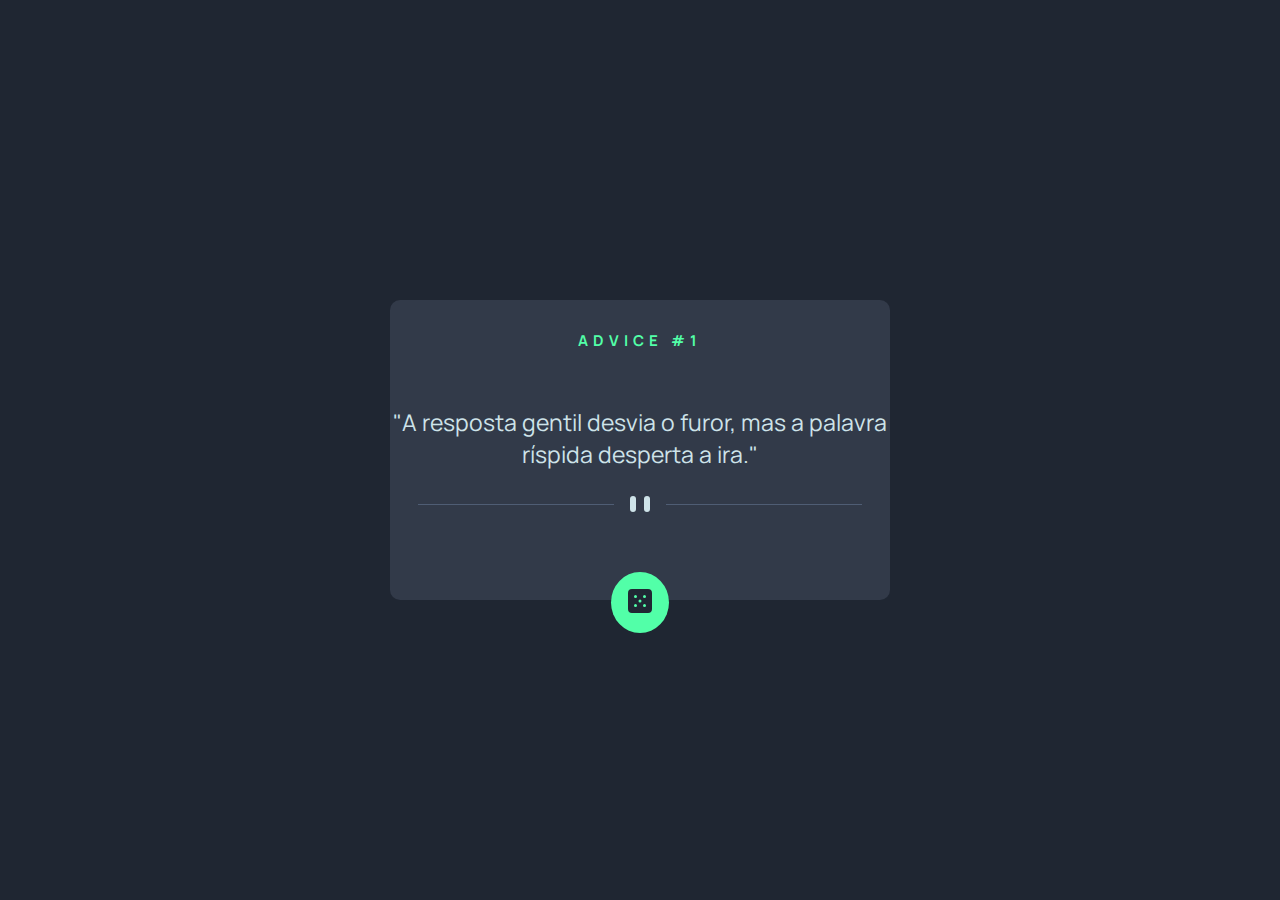
<file: ex004/index.html>
<!DOCTYPE html>
<html lang="pt-br">

<head>
    <meta charset="UTF-8">
    <meta http-equiv="X-UA-Compatible" content="IE=edge">
    <meta name="viewport" content="width=device-width, initial-scale=1.0">
    <link rel="shortcut icon" href="src/images/favicon-32x32.png" type="image/x-icon">
    <title>Gerador de conselhos</title>
    <link rel="stylesheet" href="src/css/reset.css">
    <link rel="stylesheet" href="src/css/variables.css">
    <link rel="stylesheet" href="src/css/style.css">
    <link rel="stylesheet" href="src/css/responsive.css">
</head>

<body>
    <main>
        <div class="card-principal">

            <h3 class="titulo">Advice #1</h3>
            <p class="desc-advice">"A resposta gentil desvia o furor, mas a palavra ríspida desperta a ira."</p>

            <picture>
                <source media="(max-width: 500px)" srcset="src/images/pattern-divider-mobile.svg">
                <img src="src/images/pattern-divider-desktop.svg" alt="Linha divisora" class="line-divider">
            </picture>
            
            <button class="gerador-button">
                <img src="src/images/icon-dice.svg" alt="Botão">
            </button>
        </div>
    </main>
</body>

</html>
</file>
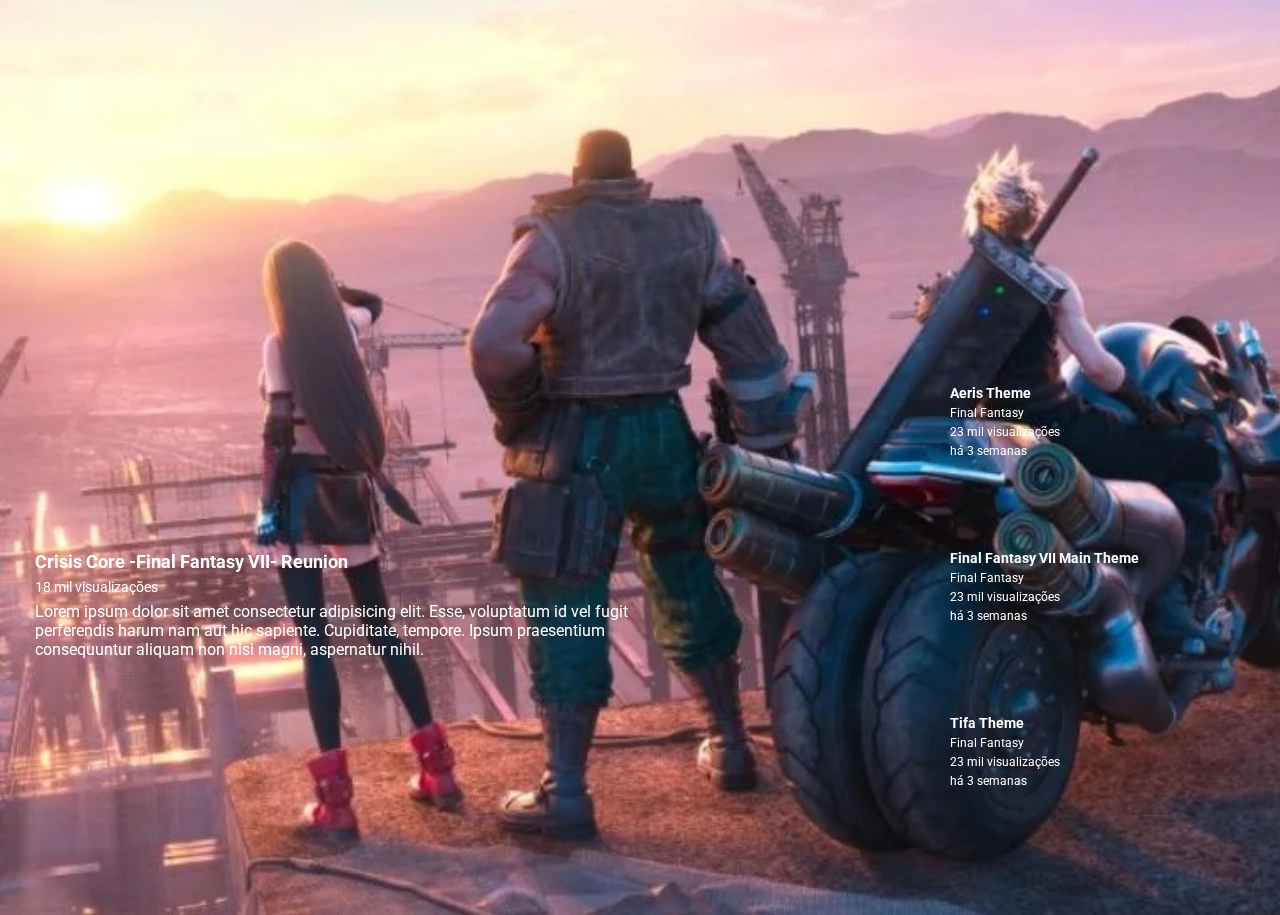
<file: ex005/index.html>
<!DOCTYPE html>
<html lang="pt-br">
<head>
    <meta charset="UTF-8">
    <meta http-equiv="X-UA-Compatible" content="IE=edge">
    <meta name="viewport" content="width=device-width, initial-scale=1.0">
    <title>Layout YouTube</title>
    <link rel="stylesheet" href="src/css/reset.css">
    <link rel="stylesheet" href="src/css/style.css">
</head>
<body>
    <main>
        <div class="container">
            <div class="video-destaque">
                <iframe width="700" height="500" src="https://www.youtube.com/embed/FkGYDD-CE9s" title="YouTube video player" frameborder="0" allow="accelerometer; autoplay; clipboard-write; encrypted-media; gyroscope; picture-in-picture" allowfullscreen></iframe>

                <div class="informacoes">
                    <h2 class="titulo-destaque">Crisis Core -Final Fantasy VII- Reunion</h2>
                    <p class="views">18 mil visualizações</p>
                    
                    <p>Lorem ipsum dolor sit amet consectetur adipisicing elit. Esse, voluptatum id vel fugit perferendis harum nam aut hic sapiente. Cupiditate, tempore. Ipsum praesentium consequuntur aliquam non nisi magni, aspernatur nihil.</p>
                </div>
            </div>
            <div class="propaganda">
                <iframe width="500" height="300" src="https://www.youtube.com/embed/KDGMU6sdVBE" title="YouTube video player" frameborder="0" allow="accelerometer; autoplay; clipboard-write; encrypted-media; gyroscope; picture-in-picture" allowfullscreen></iframe>
            </div>
            <div class="outros-videos">
                <div class="video">
                    <iframe width="200" height="150" src="https://www.youtube.com/embed/Zacj9CQi8yk" title="YouTube video player" frameborder="0" allow="accelerometer; autoplay; clipboard-write; encrypted-media; gyroscope; picture-in-picture" allowfullscreen></iframe>

                    <div class="informacoes-video">
                        <h2 class="titulo-video">Aeris Theme</h2>

                        <p>Final Fantasy</p>
                        <p>23 mil visualizações</p>
                        <p>há 3 semanas</p>
                    </div>
                </div>
                <div class="video">
                    <iframe width="200" height="150" src="https://www.youtube.com/embed/atrMkvYoeQg" title="YouTube video player" frameborder="0" allow="accelerometer; autoplay; clipboard-write; encrypted-media; gyroscope; picture-in-picture" allowfullscreen></iframe>

                    <div class="informacoes-video">
                        <h2 class="titulo-video">Final Fantasy VII Main Theme</h2>

                        <p>Final Fantasy</p>
                        <p>23 mil visualizações</p>
                        <p>há 3 semanas</p>
                    </div>
                </div>
                <div class="video">
                    <iframe width="200" height="150" src="https://www.youtube.com/embed/qttJj4ATK1E" title="YouTube video player" frameborder="0" allow="accelerometer; autoplay; clipboard-write; encrypted-media; gyroscope; picture-in-picture" allowfullscreen></iframe>

                    <div class="informacoes-video">
                        <h2 class="titulo-video">Tifa Theme</h2>

                        <p>Final Fantasy</p>
                        <p>23 mil visualizações</p>
                        <p>há 3 semanas</p>
                    </div>
                </div>
            </div>
        </div>

    </main>
</body>
</html>
</file>
<file: ex004/src/css/variables.css>
:root {
    --text-color: hsl(193, 38%, 86%);
    --advice-dice-color: hsl(150, 100%, 66%);
    --advice-card-color: hsl(217, 19%, 24%);
    --background-color: hsl(218, 23%, 16%);
}
</file>
<file: ex004/src/css/style.css>
@import url('https://fonts.googleapis.com/css2?family=Manrope:wght@800&display=swap');

body {
    font-family: 'Manrope', sans-serif;
    background-color: var(--background-color);
    
}

main {
    display: flex;
    align-items: center;
    justify-content: center;
    height: 100vh;
}

.card-principal {
    background-color: var(--advice-card-color);
    display: flex;
    flex-direction: column;
    align-items: center;
    gap: 25px;
    width: 500px;
    height: 300px;
    border-radius: 10px;
    position: relative;
}

.card-principal .titulo {
    color: var(--advice-dice-color);
    padding-bottom: 30px;
    font-size: 15px;
    text-transform: uppercase;
    letter-spacing: 5px;
    margin-top: 30px;
}

.card-principal .desc-advice {
    text-align: center;
    font-size: 23px;
    color: var(--text-color);
}

.card-principal .gerador-button {
    border-radius: 50%;
    padding: 17px;
    border: none;
    background-color: var(--advice-dice-color);
    position: absolute;
    bottom: -33px;
}

.card-principal .gerador-button:hover {
    color: #53FFAB;
    cursor: pointer;
    box-shadow: 0 5px 15px var(--advice-dice-color);
}
</file>
<file: ex004/src/css/responsive.css>
@media(max-width: 500px){
    .card-principal{
        width: 345px;
    }

    .card-principal .gerador-button{
        padding: 12px;
        bottom: -25px;
    }
}
</file>
<file: ex005/src/css/style.css>
@import url('https://fonts.googleapis.com/css2?family=Roboto:wght@300;700&display=swap');

body {
    font-family: 'Roboto', sans-serif;
    color: #ffffff;
}

.container {
    gap: 50px;
    background: url(../imagens/ff7-capa2.jpg) no-repeat;
    background-size: cover;
    display: grid;
    grid-template-areas: "video-destaque propaganda"
                         "video-destaque outros-videos";
    grid-template-columns: 1fr 500px;
    grid-template-rows: 300px 1fr;
    padding: 35px;
    min-height: 100vh;
}

.video-destaque {
    grid-area: video-destaque;
}

.video-destaque iframe {
    margin-bottom: 12px;
    width: 100%;
}

.video-destaque .titulo-destaque {
    font-size: 18px;
    margin-bottom: 7px;
}

.video-destaque .views {
    font-size: 14px;
    margin-bottom: 7px;
}

.propaganda {
    grid-area: propaganda;
}

.outros-videos {
    grid-area: outros-videos;
}

.outros-videos .video {
    display: flex;
    gap: 5px;
    margin-bottom: 15px;
}

.outros-videos .video .titulo-video {
    font-size: 14px;
    margin-bottom: 5px;
}

.outros-videos .video p {
    font-size: 12px;
    margin-bottom: 5px;
}
</file>
